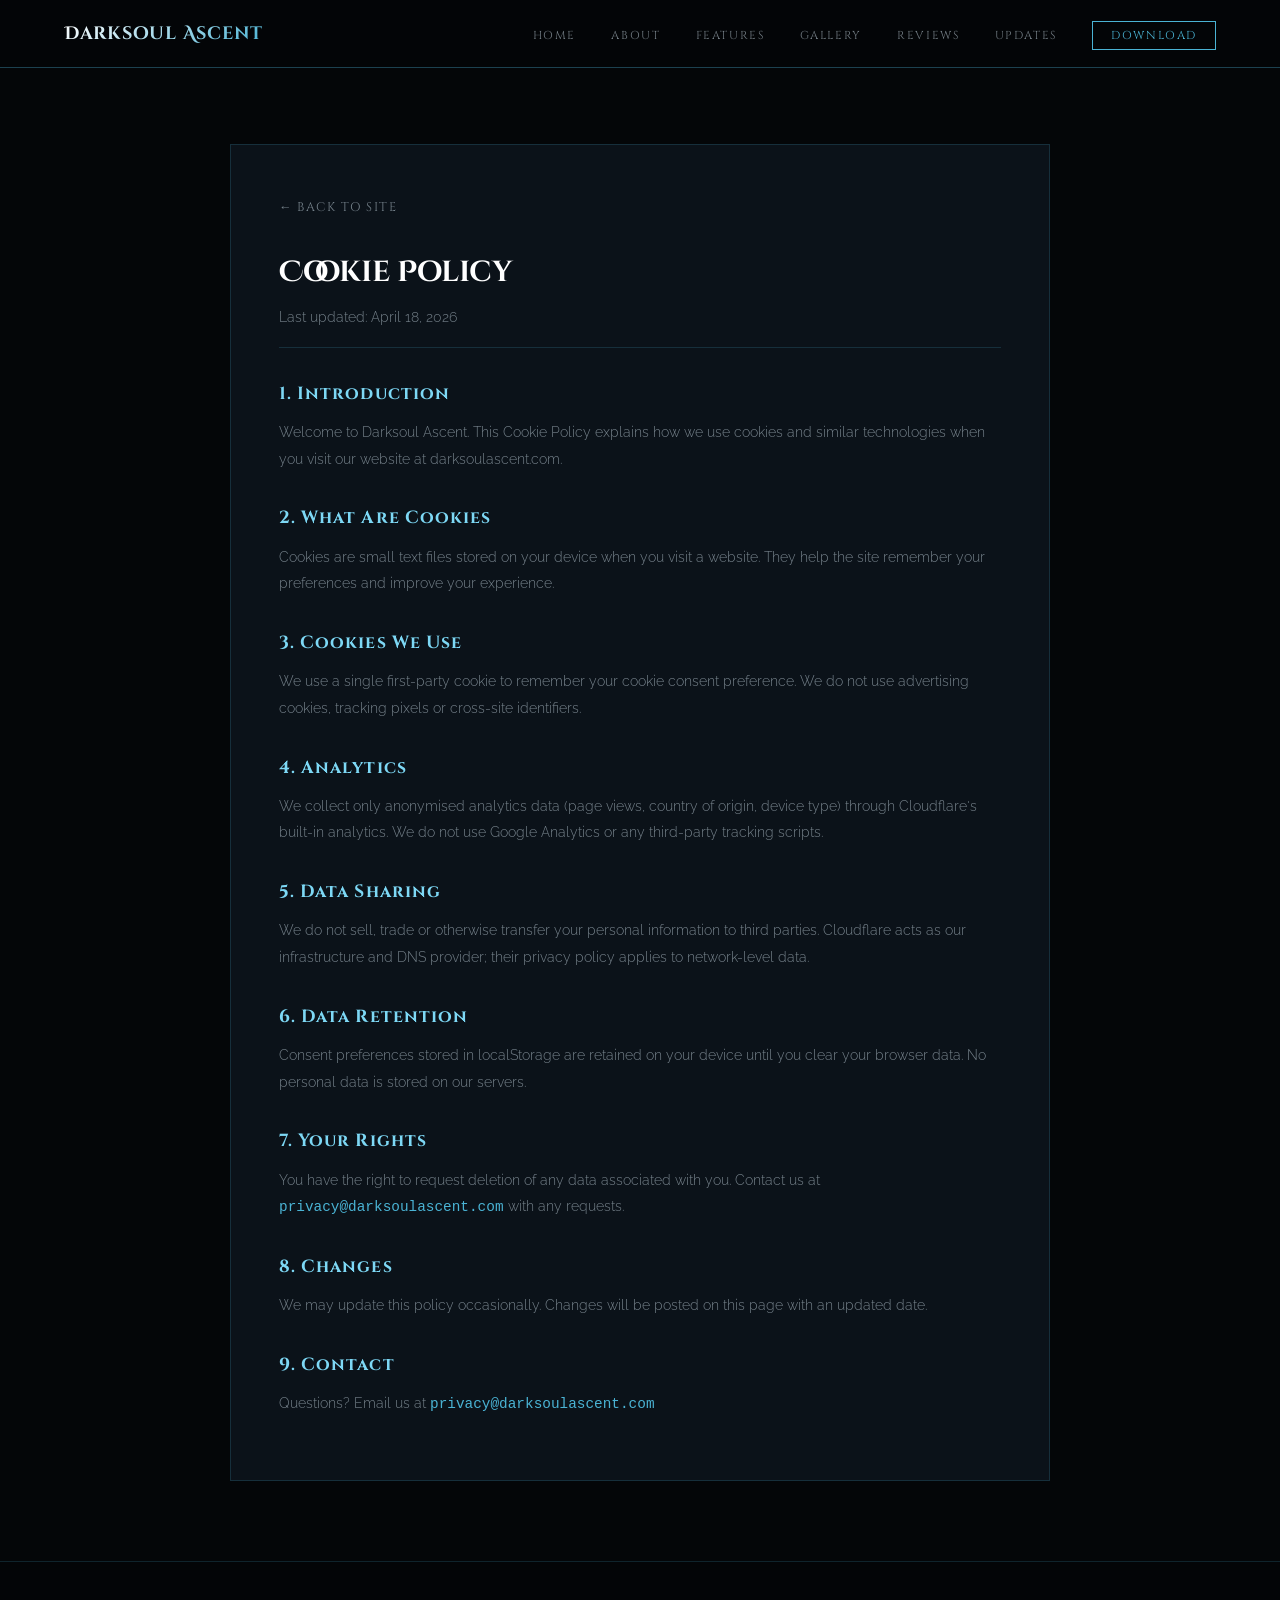
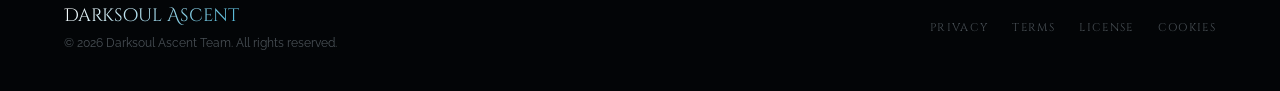
<file: cookie-policy.html>
<!DOCTYPE html>
<html lang="en">
<head>
    <meta charset="UTF-8">
    <meta name="viewport" content="width=device-width, initial-scale=1.0">
    <title>Cookie Policy – Darksoul Ascent</title>
    <link rel="preconnect" href="https://fonts.googleapis.com">
    <link href="https://fonts.googleapis.com/css2?family=Cinzel+Decorative:wght@700&family=Cinzel:wght@400;600&family=Raleway:wght@300;400&display=swap" rel="stylesheet">
    <link rel="stylesheet" href="style.css">
    <style>
        .legal-page { min-height: 80vh; padding: 9rem 5% 5rem; }
        .legal-box { max-width: 820px; margin: 0 auto; background: var(--c-card); border: 1px solid var(--c-border); padding: 3rem; }
        .legal-box h1 { font-family:'Cinzel Decorative',serif; font-size:1.8rem; color:#fff; margin-bottom:.5rem; }
        .legal-date { font-size:.78rem; color:var(--c-dimmer); margin-bottom:2.5rem; padding-bottom:1rem; border-bottom:1px solid var(--c-border); }
        .legal-box h2 { font-family:'Cinzel',serif; font-size:1.1rem; color:var(--c-blue-bright); margin:2rem 0 .7rem; letter-spacing:.06em; }
        .legal-box p { font-size:.9rem; color:var(--c-dim); line-height:1.85; margin-bottom:.9rem; font-weight:300; }
        .back-link { display:inline-flex; align-items:center; gap:.5rem; margin-bottom:2rem; font-family:'Cinzel',serif; font-size:.78rem; letter-spacing:.12em; text-transform:uppercase; color:var(--c-dim); text-decoration:none; transition:color .25s; }
        .back-link:hover { color:var(--c-blue); }
    </style>
</head>
<body>
<div id="main-site" style="opacity:1;pointer-events:auto;">
<header id="main-header" class="scrolled">
    <nav>
        <a class="nav-logo" href="index.html">Darksoul Ascent</a>
        <ul class="nav-links" id="nav-links">
            <li><a href="index.html#home">Home</a></li>
            <li><a href="index.html#about">About</a></li>
            <li><a href="index.html#features">Features</a></li>
            <li><a href="index.html#gallery">Gallery</a></li>
            <li><a href="index.html#reviews">Reviews</a></li>
            <li><a href="index.html#changelog">Updates</a></li>
            <li><a href="https://example.com/download" class="nav-download">Download</a></li>
        </ul>
        <button class="burger" id="burger" aria-label="Menu"><span></span><span></span><span></span></button>
    </nav>
</header>
<main>
<section class="legal-page">
    <div class="container">
        <div class="legal-box">
            <a href="index.html" class="back-link">&#8592; Back to Site</a>
            <h1>Cookie Policy</h1>
            <p class="legal-date">Last updated: April 18, 2026</p>
            <h2>1. Introduction</h2>
            <p>Welcome to Darksoul Ascent. This Cookie Policy explains how we use cookies and similar technologies when you visit our website at darksoulascent.com.</p>
            <h2>2. What Are Cookies</h2>
            <p>Cookies are small text files stored on your device when you visit a website. They help the site remember your preferences and improve your experience.</p>
            <h2>3. Cookies We Use</h2>
            <p>We use a single first-party cookie to remember your cookie consent preference. We do not use advertising cookies, tracking pixels or cross-site identifiers.</p>
            <h2>4. Analytics</h2>
            <p>We collect only anonymised analytics data (page views, country of origin, device type) through Cloudflare's built-in analytics. We do not use Google Analytics or any third-party tracking scripts.</p>
            <h2>5. Data Sharing</h2>
            <p>We do not sell, trade or otherwise transfer your personal information to third parties. Cloudflare acts as our infrastructure and DNS provider; their privacy policy applies to network-level data.</p>
            <h2>6. Data Retention</h2>
            <p>Consent preferences stored in localStorage are retained on your device until you clear your browser data. No personal data is stored on our servers.</p>
            <h2>7. Your Rights</h2>
            <p>You have the right to request deletion of any data associated with you. Contact us at <span style="font-family:monospace;color:var(--c-blue);">privacy@darksoulascent.com</span> with any requests.</p>
            <h2>8. Changes</h2>
            <p>We may update this policy occasionally. Changes will be posted on this page with an updated date.</p>
            <h2>9. Contact</h2>
            <p>Questions? Email us at <span style="font-family:monospace;color:var(--c-blue);">privacy@darksoulascent.com</span></p>
        </div>
    </div>
</section>
</main>
<footer>
    <div class="footer-inner">
        <div class="footer-logo"><span>Darksoul Ascent</span><p>&copy; 2026 Darksoul Ascent Team. All rights reserved.</p></div>
        <div class="footer-links">
            <a href="privacy-policy.html">Privacy</a>
            <a href="terms-of-service.html">Terms</a>
            <a href="license-agreement.html">License</a>
            <a href="cookie-policy.html">Cookies</a>
        </div>
    </div>
</footer>
</div>
<script>document.getElementById('burger').addEventListener('click',function(){this.classList.toggle('open');document.getElementById('nav-links').classList.toggle('open');});</script>
</body>
</html>
</file>
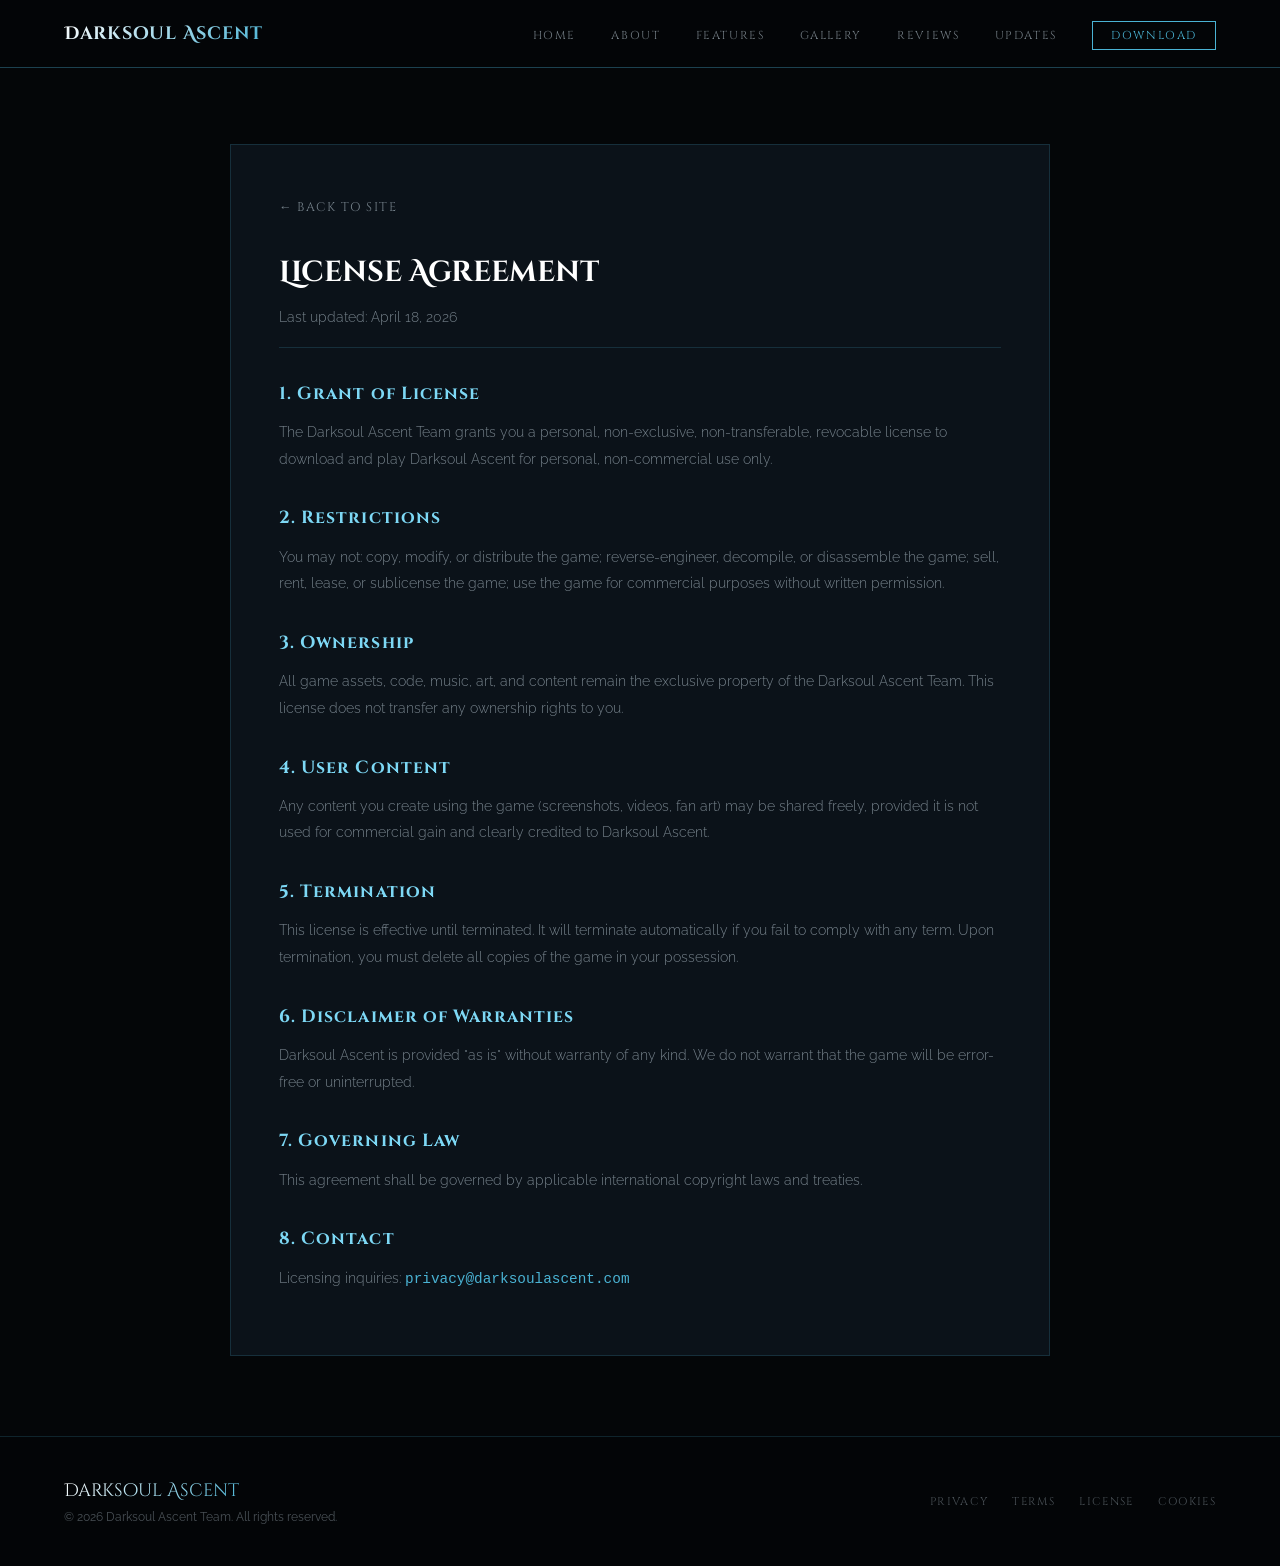
<file: license-agreement.html>
<!DOCTYPE html>
<html lang="en">
<head>
    <meta charset="UTF-8">
    <meta name="viewport" content="width=device-width, initial-scale=1.0">
    <title>License Agreement – Darksoul Ascent</title>
    <link rel="preconnect" href="https://fonts.googleapis.com">
    <link href="https://fonts.googleapis.com/css2?family=Cinzel+Decorative:wght@700&family=Cinzel:wght@400;600&family=Raleway:wght@300;400&display=swap" rel="stylesheet">
    <link rel="stylesheet" href="style.css">
    <style>
        .legal-page { min-height: 80vh; padding: 9rem 5% 5rem; }
        .legal-box { max-width: 820px; margin: 0 auto; background: var(--c-card); border: 1px solid var(--c-border); padding: 3rem; }
        .legal-box h1 { font-family:'Cinzel Decorative',serif; font-size:1.8rem; color:#fff; margin-bottom:.5rem; }
        .legal-date { font-size:.78rem; color:var(--c-dimmer); margin-bottom:2.5rem; padding-bottom:1rem; border-bottom:1px solid var(--c-border); }
        .legal-box h2 { font-family:'Cinzel',serif; font-size:1.1rem; color:var(--c-blue-bright); margin:2rem 0 .7rem; letter-spacing:.06em; }
        .legal-box p { font-size:.9rem; color:var(--c-dim); line-height:1.85; margin-bottom:.9rem; font-weight:300; }
        .back-link { display:inline-flex; align-items:center; gap:.5rem; margin-bottom:2rem; font-family:'Cinzel',serif; font-size:.78rem; letter-spacing:.12em; text-transform:uppercase; color:var(--c-dim); text-decoration:none; transition:color .25s; }
        .back-link:hover { color:var(--c-blue); }
    </style>
</head>
<body>
<div id="main-site" style="opacity:1;pointer-events:auto;">
<header id="main-header" class="scrolled">
    <nav>
        <a class="nav-logo" href="index.html">Darksoul Ascent</a>
        <ul class="nav-links" id="nav-links">
            <li><a href="index.html#home">Home</a></li>
            <li><a href="index.html#about">About</a></li>
            <li><a href="index.html#features">Features</a></li>
            <li><a href="index.html#gallery">Gallery</a></li>
            <li><a href="index.html#reviews">Reviews</a></li>
            <li><a href="index.html#changelog">Updates</a></li>
            <li><a href="https://example.com/download" class="nav-download">Download</a></li>
        </ul>
        <button class="burger" id="burger" aria-label="Menu"><span></span><span></span><span></span></button>
    </nav>
</header>
<main>
<section class="legal-page">
    <div class="container">
        <div class="legal-box">
            <a href="index.html" class="back-link">&#8592; Back to Site</a>
            <h1>License Agreement</h1>
            <p class="legal-date">Last updated: April 18, 2026</p>
            <h2>1. Grant of License</h2>
            <p>The Darksoul Ascent Team grants you a personal, non-exclusive, non-transferable, revocable license to download and play Darksoul Ascent for personal, non-commercial use only.</p>
            <h2>2. Restrictions</h2>
            <p>You may not: copy, modify, or distribute the game; reverse-engineer, decompile, or disassemble the game; sell, rent, lease, or sublicense the game; use the game for commercial purposes without written permission.</p>
            <h2>3. Ownership</h2>
            <p>All game assets, code, music, art, and content remain the exclusive property of the Darksoul Ascent Team. This license does not transfer any ownership rights to you.</p>
            <h2>4. User Content</h2>
            <p>Any content you create using the game (screenshots, videos, fan art) may be shared freely, provided it is not used for commercial gain and clearly credited to Darksoul Ascent.</p>
            <h2>5. Termination</h2>
            <p>This license is effective until terminated. It will terminate automatically if you fail to comply with any term. Upon termination, you must delete all copies of the game in your possession.</p>
            <h2>6. Disclaimer of Warranties</h2>
            <p>Darksoul Ascent is provided "as is" without warranty of any kind. We do not warrant that the game will be error-free or uninterrupted.</p>
            <h2>7. Governing Law</h2>
            <p>This agreement shall be governed by applicable international copyright laws and treaties.</p>
            <h2>8. Contact</h2>
            <p>Licensing inquiries: <span style="font-family:monospace;color:var(--c-blue);">privacy@darksoulascent.com</span></p>
        </div>
    </div>
</section>
</main>
<footer>
    <div class="footer-inner">
        <div class="footer-logo"><span>Darksoul Ascent</span><p>&copy; 2026 Darksoul Ascent Team. All rights reserved.</p></div>
        <div class="footer-links">
            <a href="privacy-policy.html">Privacy</a>
            <a href="terms-of-service.html">Terms</a>
            <a href="license-agreement.html">License</a>
            <a href="cookie-policy.html">Cookies</a>
        </div>
    </div>
</footer>
</div>
<script>document.getElementById('burger').addEventListener('click',function(){this.classList.toggle('open');document.getElementById('nav-links').classList.toggle('open');});</script>
</body>
</html>
</file>
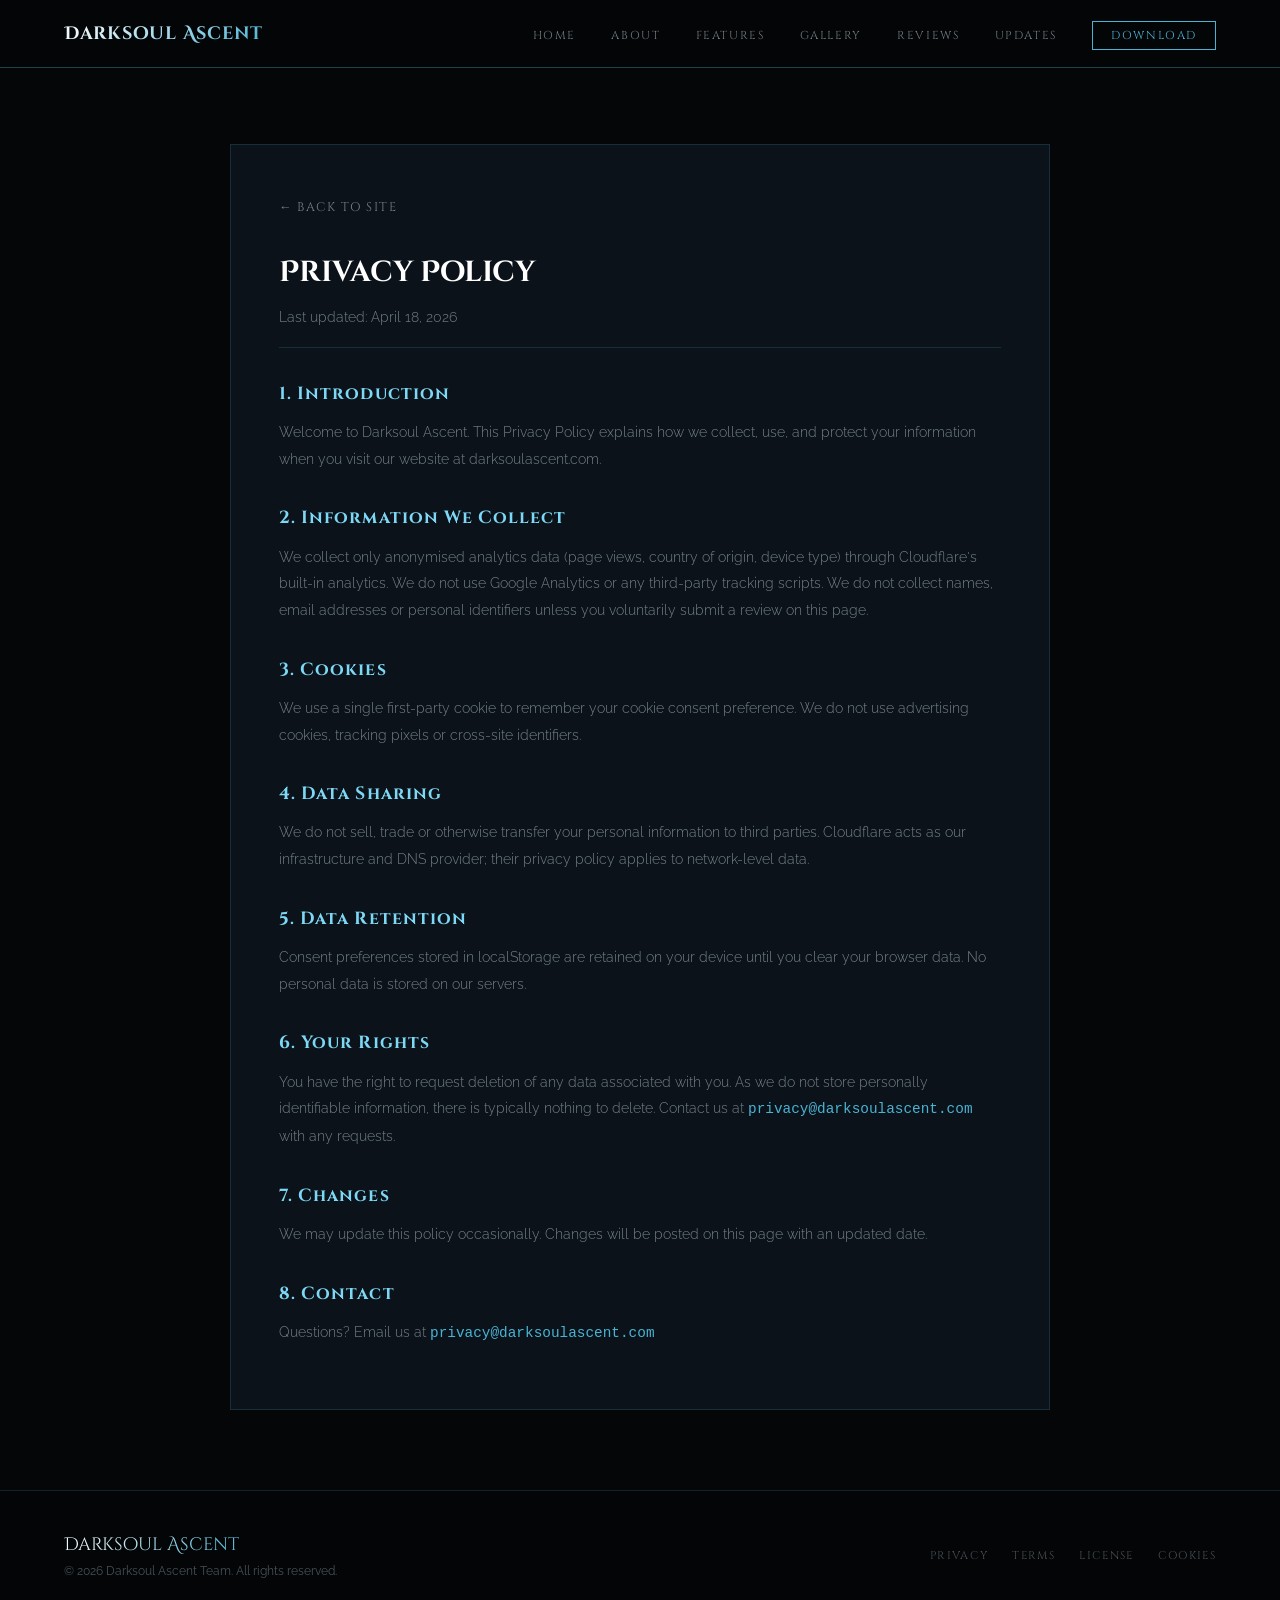
<file: privacy-policy.html>
<!DOCTYPE html>
<html lang="en">
<head>
    <meta charset="UTF-8">
    <meta name="viewport" content="width=device-width, initial-scale=1.0">
    <title>Privacy Policy – Darksoul Ascent</title>
    <link rel="preconnect" href="https://fonts.googleapis.com">
    <link href="https://fonts.googleapis.com/css2?family=Cinzel+Decorative:wght@700&family=Cinzel:wght@400;600&family=Raleway:wght@300;400&display=swap" rel="stylesheet">
    <link rel="stylesheet" href="style.css">
    <style>
        .legal-page { min-height: 80vh; padding: 9rem 5% 5rem; }
        .legal-box { max-width: 820px; margin: 0 auto; background: var(--c-card); border: 1px solid var(--c-border); padding: 3rem; }
        .legal-box h1 { font-family:'Cinzel Decorative',serif; font-size:1.8rem; color:#fff; margin-bottom:.5rem; }
        .legal-date { font-size:.78rem; color:var(--c-dimmer); margin-bottom:2.5rem; padding-bottom:1rem; border-bottom:1px solid var(--c-border); }
        .legal-box h2 { font-family:'Cinzel',serif; font-size:1.1rem; color:var(--c-blue-bright); margin:2rem 0 .7rem; letter-spacing:.06em; }
        .legal-box p { font-size:.9rem; color:var(--c-dim); line-height:1.85; margin-bottom:.9rem; font-weight:300; }
        .back-link { display:inline-flex; align-items:center; gap:.5rem; margin-bottom:2rem; font-family:'Cinzel',serif; font-size:.78rem; letter-spacing:.12em; text-transform:uppercase; color:var(--c-dim); text-decoration:none; transition:color .25s; }
        .back-link:hover { color:var(--c-blue); }
    </style>
</head>
<body>
<div id="main-site" style="opacity:1;pointer-events:auto;">
<header id="main-header" class="scrolled">
    <nav>
        <a class="nav-logo" href="index.html">Darksoul Ascent</a>
        <ul class="nav-links" id="nav-links">
            <li><a href="index.html#home">Home</a></li>
            <li><a href="index.html#about">About</a></li>
            <li><a href="index.html#features">Features</a></li>
            <li><a href="index.html#gallery">Gallery</a></li>
            <li><a href="index.html#reviews">Reviews</a></li>
            <li><a href="index.html#changelog">Updates</a></li>
            <li><a href="https://example.com/download" class="nav-download">Download</a></li>
        </ul>
        <button class="burger" id="burger" aria-label="Menu"><span></span><span></span><span></span></button>
    </nav>
</header>
<main>
<section class="legal-page">
    <div class="container">
        <div class="legal-box">
            <a href="index.html" class="back-link">&#8592; Back to Site</a>
            <h1>Privacy Policy</h1>
            <p class="legal-date">Last updated: April 18, 2026</p>
            <h2>1. Introduction</h2>
            <p>Welcome to Darksoul Ascent. This Privacy Policy explains how we collect, use, and protect your information when you visit our website at darksoulascent.com.</p>
            <h2>2. Information We Collect</h2>
            <p>We collect only anonymised analytics data (page views, country of origin, device type) through Cloudflare's built-in analytics. We do not use Google Analytics or any third-party tracking scripts. We do not collect names, email addresses or personal identifiers unless you voluntarily submit a review on this page.</p>
            <h2>3. Cookies</h2>
            <p>We use a single first-party cookie to remember your cookie consent preference. We do not use advertising cookies, tracking pixels or cross-site identifiers.</p>
            <h2>4. Data Sharing</h2>
            <p>We do not sell, trade or otherwise transfer your personal information to third parties. Cloudflare acts as our infrastructure and DNS provider; their privacy policy applies to network-level data.</p>
            <h2>5. Data Retention</h2>
            <p>Consent preferences stored in localStorage are retained on your device until you clear your browser data. No personal data is stored on our servers.</p>
            <h2>6. Your Rights</h2>
            <p>You have the right to request deletion of any data associated with you. As we do not store personally identifiable information, there is typically nothing to delete. Contact us at <span style="font-family:monospace;color:var(--c-blue);">privacy@darksoulascent.com</span> with any requests.</p>
            <h2>7. Changes</h2>
            <p>We may update this policy occasionally. Changes will be posted on this page with an updated date.</p>
            <h2>8. Contact</h2>
            <p>Questions? Email us at <span style="font-family:monospace;color:var(--c-blue);">privacy@darksoulascent.com</span></p>
        </div>
    </div>
</section>
</main>
<footer>
    <div class="footer-inner">
        <div class="footer-logo"><span>Darksoul Ascent</span><p>&copy; 2026 Darksoul Ascent Team. All rights reserved.</p></div>
        <div class="footer-links">
            <a href="privacy-policy.html">Privacy</a>
            <a href="terms-of-service.html">Terms</a>
            <a href="license-agreement.html">License</a>
            <a href="cookie-policy.html">Cookies</a>
        </div>
    </div>
</footer>
</div>
<script>document.getElementById('burger').addEventListener('click',function(){this.classList.toggle('open');document.getElementById('nav-links').classList.toggle('open');});</script>
</body>
</html>
</file>
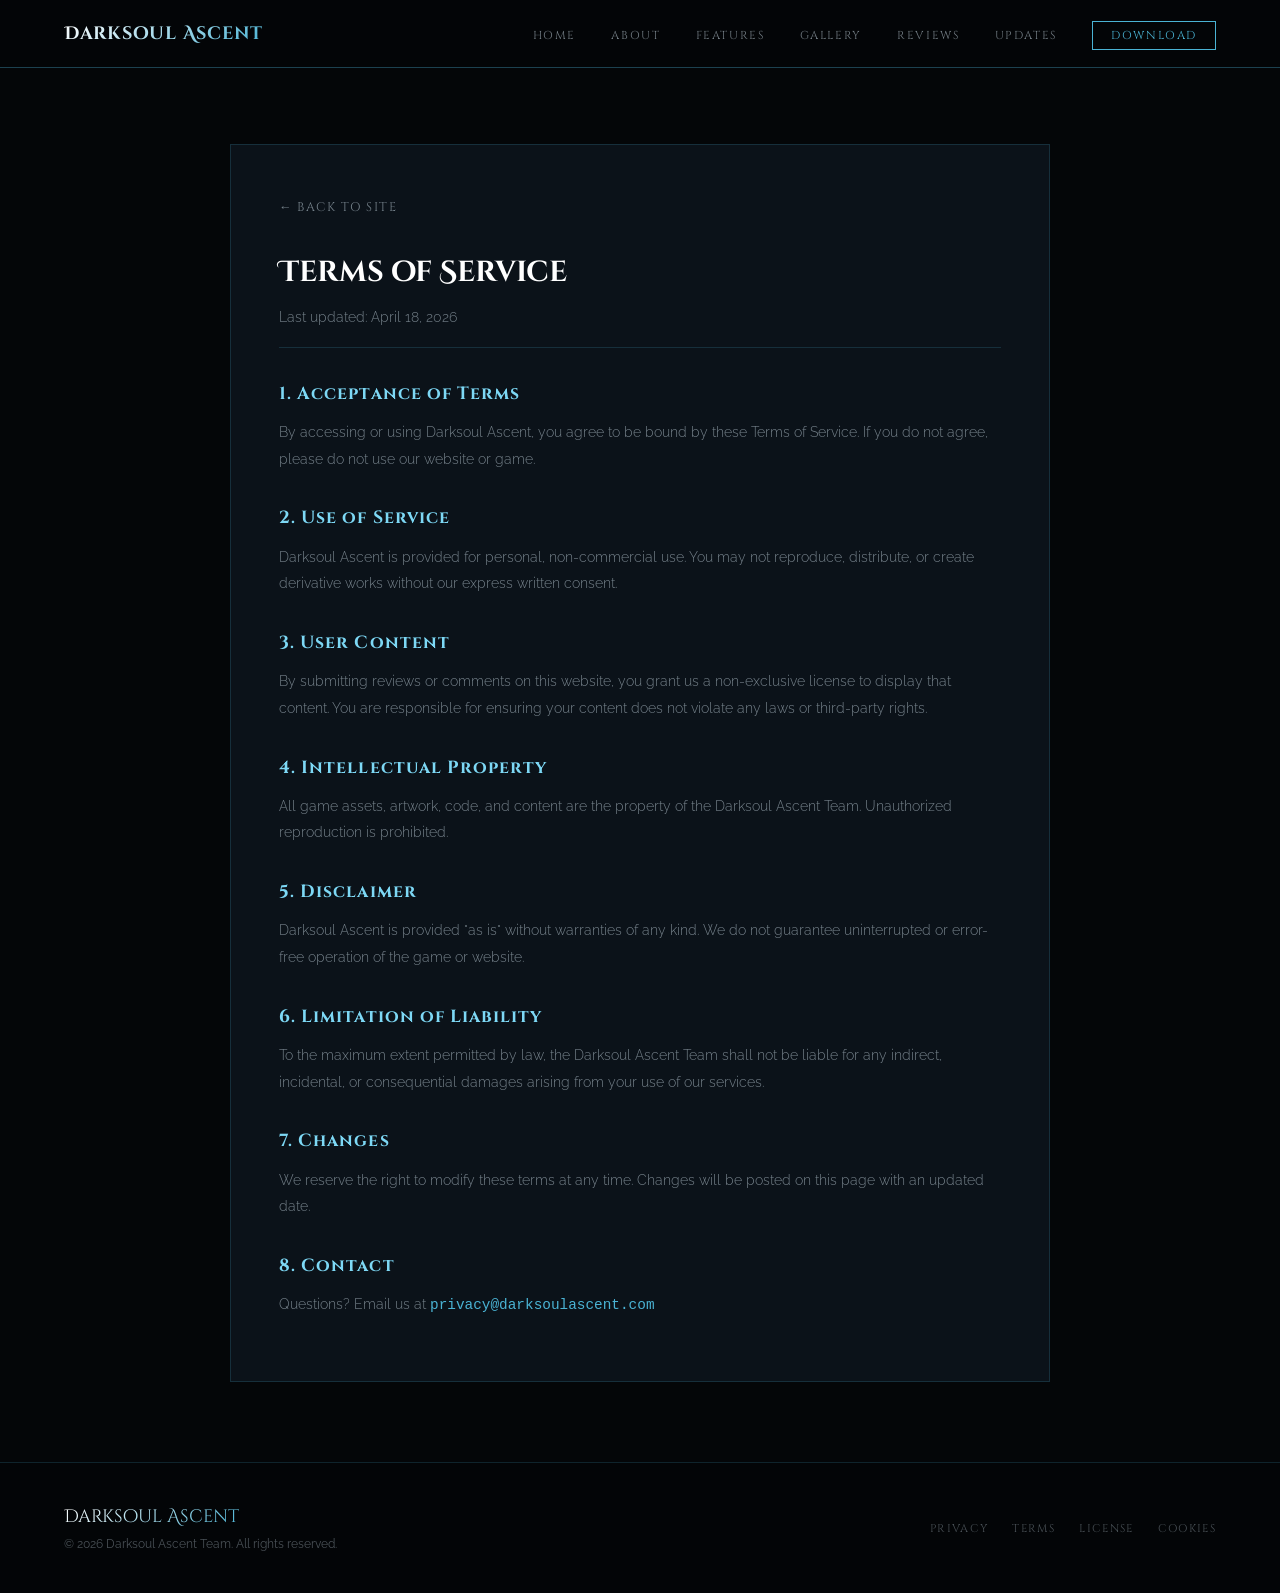
<file: terms-of-service.html>
<!DOCTYPE html>
<html lang="en">
<head>
    <meta charset="UTF-8">
    <meta name="viewport" content="width=device-width, initial-scale=1.0">
    <title>Terms of Service – Darksoul Ascent</title>
    <link rel="preconnect" href="https://fonts.googleapis.com">
    <link href="https://fonts.googleapis.com/css2?family=Cinzel+Decorative:wght@700&family=Cinzel:wght@400;600&family=Raleway:wght@300;400&display=swap" rel="stylesheet">
    <link rel="stylesheet" href="style.css">
    <style>
        .legal-page { min-height: 80vh; padding: 9rem 5% 5rem; }
        .legal-box { max-width: 820px; margin: 0 auto; background: var(--c-card); border: 1px solid var(--c-border); padding: 3rem; }
        .legal-box h1 { font-family:'Cinzel Decorative',serif; font-size:1.8rem; color:#fff; margin-bottom:.5rem; }
        .legal-date { font-size:.78rem; color:var(--c-dimmer); margin-bottom:2.5rem; padding-bottom:1rem; border-bottom:1px solid var(--c-border); }
        .legal-box h2 { font-family:'Cinzel',serif; font-size:1.1rem; color:var(--c-blue-bright); margin:2rem 0 .7rem; letter-spacing:.06em; }
        .legal-box p { font-size:.9rem; color:var(--c-dim); line-height:1.85; margin-bottom:.9rem; font-weight:300; }
        .back-link { display:inline-flex; align-items:center; gap:.5rem; margin-bottom:2rem; font-family:'Cinzel',serif; font-size:.78rem; letter-spacing:.12em; text-transform:uppercase; color:var(--c-dim); text-decoration:none; transition:color .25s; }
        .back-link:hover { color:var(--c-blue); }
    </style>
</head>
<body>
<div id="main-site" style="opacity:1;pointer-events:auto;">
<header id="main-header" class="scrolled">
    <nav>
        <a class="nav-logo" href="index.html">Darksoul Ascent</a>
        <ul class="nav-links" id="nav-links">
            <li><a href="index.html#home">Home</a></li>
            <li><a href="index.html#about">About</a></li>
            <li><a href="index.html#features">Features</a></li>
            <li><a href="index.html#gallery">Gallery</a></li>
            <li><a href="index.html#reviews">Reviews</a></li>
            <li><a href="index.html#changelog">Updates</a></li>
            <li><a href="https://example.com/download" class="nav-download">Download</a></li>
        </ul>
        <button class="burger" id="burger" aria-label="Menu"><span></span><span></span><span></span></button>
    </nav>
</header>
<main>
<section class="legal-page">
    <div class="container">
        <div class="legal-box">
            <a href="index.html" class="back-link">&#8592; Back to Site</a>
            <h1>Terms of Service</h1>
            <p class="legal-date">Last updated: April 18, 2026</p>
            <h2>1. Acceptance of Terms</h2>
            <p>By accessing or using Darksoul Ascent, you agree to be bound by these Terms of Service. If you do not agree, please do not use our website or game.</p>
            <h2>2. Use of Service</h2>
            <p>Darksoul Ascent is provided for personal, non-commercial use. You may not reproduce, distribute, or create derivative works without our express written consent.</p>
            <h2>3. User Content</h2>
            <p>By submitting reviews or comments on this website, you grant us a non-exclusive license to display that content. You are responsible for ensuring your content does not violate any laws or third-party rights.</p>
            <h2>4. Intellectual Property</h2>
            <p>All game assets, artwork, code, and content are the property of the Darksoul Ascent Team. Unauthorized reproduction is prohibited.</p>
            <h2>5. Disclaimer</h2>
            <p>Darksoul Ascent is provided "as is" without warranties of any kind. We do not guarantee uninterrupted or error-free operation of the game or website.</p>
            <h2>6. Limitation of Liability</h2>
            <p>To the maximum extent permitted by law, the Darksoul Ascent Team shall not be liable for any indirect, incidental, or consequential damages arising from your use of our services.</p>
            <h2>7. Changes</h2>
            <p>We reserve the right to modify these terms at any time. Changes will be posted on this page with an updated date.</p>
            <h2>8. Contact</h2>
            <p>Questions? Email us at <span style="font-family:monospace;color:var(--c-blue);">privacy@darksoulascent.com</span></p>
        </div>
    </div>
</section>
</main>
<footer>
    <div class="footer-inner">
        <div class="footer-logo"><span>Darksoul Ascent</span><p>&copy; 2026 Darksoul Ascent Team. All rights reserved.</p></div>
        <div class="footer-links">
            <a href="privacy-policy.html">Privacy</a>
            <a href="terms-of-service.html">Terms</a>
            <a href="license-agreement.html">License</a>
            <a href="cookie-policy.html">Cookies</a>
        </div>
    </div>
</footer>
</div>
<script>document.getElementById('burger').addEventListener('click',function(){this.classList.toggle('open');document.getElementById('nav-links').classList.toggle('open');});</script>
</body>
</html>
</file>
<file: style.css>
/* ============================================================
   DARKSOUL ASCENT — style.css
   Production-ready, fully responsive
   ============================================================ */

/* ── FONTS & ROOT ─────────────────────────────────────────── */
:root {
    --c-black:        #040608;
    --c-deep:         #080d14;
    --c-dark:         #0e1520;
    --c-card:         #0b1219;
    --c-blue:         #4ab3d4;
    --c-blue-bright:  #7dd8f5;
    --c-blue-glow:    rgba(74, 179, 212, 0.25);
    --c-blue-faint:   rgba(74, 179, 212, 0.06);
    --c-fire:         #e8640a;
    --c-fire-dim:     rgba(232, 100, 10, 0.35);
    --c-white:        #ccdde8;
    --c-dim:          rgba(204, 221, 232, 0.55);
    --c-dimmer:       rgba(204, 221, 232, 0.35);
    --c-border:       rgba(74, 179, 212, 0.18);
    --c-border-mid:   rgba(74, 179, 212, 0.35);
    --c-border-hi:    rgba(74, 179, 212, 0.6);
}

*,
*::before,
*::after { margin: 0; padding: 0; box-sizing: border-box; }

html { scroll-behavior: smooth; }

body {
    font-family: 'Raleway', sans-serif;
    background: var(--c-black);
    color: var(--c-white);
    overflow-x: hidden;
    line-height: 1.6;
}

img { max-width: 100%; height: auto; display: block; }
a   { text-decoration: none; color: inherit; }
ul  { list-style: none; }
button { font-family: inherit; cursor: pointer; }

/* ── SCROLLBAR ────────────────────────────────────────────── */
::-webkit-scrollbar              { width: 5px; }
::-webkit-scrollbar-track        { background: var(--c-deep); }
::-webkit-scrollbar-thumb        { background: var(--c-blue); border-radius: 3px; }
::-webkit-scrollbar-thumb:hover  { background: var(--c-blue-bright); }

/* ── SCROLL PROGRESS ──────────────────────────────────────── */
#scroll-progress {
    position: fixed; top: 0; left: 0; height: 2px;
    background: linear-gradient(90deg, var(--c-blue), var(--c-fire));
    z-index: 1002; width: 0%;
    box-shadow: 0 0 8px var(--c-blue);
    transition: width 0.08s linear;
    pointer-events: none;
}

/* ────────────────────────────────────────────────────────────
   INTRO SCREEN
   ─────────────────────────────────────────────────────────── */
#intro-screen {
    position: fixed; inset: 0; z-index: 99999;
    background: #000;
    display: flex; align-items: center; justify-content: center;
    overflow: hidden;
}

.intro-bg {
    position: absolute; inset: 0;
    background: radial-gradient(ellipse at center, #071020 0%, #000 70%);
}

.intro-scanlines {
    position: absolute; inset: 0;
    background: repeating-linear-gradient(0deg,
        transparent,          transparent 2px,
        rgba(0,0,0,0.12) 2px, rgba(0,0,0,0.12) 4px);
    z-index: 2; pointer-events: none;
}

#intro-canvas {
    position: absolute; inset: 0;
    width: 100%; height: 100%;
    z-index: 1;
}

.intro-logo-wrap {
    position: relative; z-index: 3;
    text-align: center;
    display: flex; flex-direction: column;
    align-items: center; gap: 1.8rem;
}

.intro-border-frame {
    border: 1px solid var(--c-border-mid);
    padding: 2.5rem 4rem;
    position: relative;
    box-shadow: 0 0 50px rgba(74,179,212,0.15), inset 0 0 50px rgba(74,179,212,0.04);
    animation: framePulse 2.5s ease-in-out infinite;
}
.intro-border-frame::before,
.intro-border-frame::after {
    content: '◈';
    position: absolute;
    color: var(--c-blue);
    font-size: 0.9rem;
    top: -0.65rem;
}
.intro-border-frame::before { left: 1rem; }
.intro-border-frame::after  { right: 1rem; }

@keyframes framePulse {
    0%,100% { box-shadow: 0 0 30px rgba(74,179,212,0.1), inset 0 0 30px rgba(74,179,212,0.03); }
    50%      { box-shadow: 0 0 70px rgba(74,179,212,0.25), inset 0 0 70px rgba(74,179,212,0.07); }
}

.intro-title {
    font-family: 'Cinzel Decorative', serif;
    font-size: clamp(2rem, 6vw, 4.2rem);
    font-weight: 900;
    letter-spacing: 0.15em;
    line-height: 1.15;
    background: linear-gradient(170deg, #ffffff 0%, var(--c-blue-bright) 45%, var(--c-blue) 100%);
    -webkit-background-clip: text; background-clip: text; color: transparent;
    margin: 0;
    animation: titlePulse 3.5s ease-in-out infinite;
}
@keyframes titlePulse {
    0%,100% { filter: drop-shadow(0 0 12px rgba(74,179,212,0.25)); }
    50%      { filter: drop-shadow(0 0 28px rgba(74,179,212,0.55)); }
}

.intro-sub {
    font-family: 'Cinzel', serif;
    font-size: clamp(0.65rem, 1.8vw, 0.9rem);
    letter-spacing: 0.45em;
    color: var(--c-dim);
    text-transform: uppercase;
    margin-top: 0.5rem;
}

.intro-progress-wrap { width: 280px; text-align: center; }

.intro-bar-track {
    width: 100%; height: 2px;
    background: rgba(74,179,212,0.12);
    border-radius: 1px; overflow: hidden;
    margin-bottom: 0.6rem;
}
#intro-bar-fill {
    height: 100%; width: 0%;
    background: linear-gradient(90deg, var(--c-blue), var(--c-blue-bright));
    box-shadow: 0 0 8px var(--c-blue);
    transition: width 0.1s linear;
}
#intro-bar-text {
    font-family: 'Cinzel', serif;
    font-size: 0.72rem; letter-spacing: 0.2em;
    color: var(--c-dimmer); text-transform: uppercase;
}

#intro-skip {
    background: transparent;
    border: 1px solid var(--c-border);
    color: var(--c-dimmer);
    padding: 7px 22px;
    font-family: 'Cinzel', serif;
    font-size: 0.72rem; letter-spacing: 0.15em;
    text-transform: uppercase;
    transition: all 0.3s;
}
#intro-skip:hover { border-color: var(--c-blue); color: var(--c-blue); }

/* ────────────────────────────────────────────────────────────
   COOKIE BANNER
   ─────────────────────────────────────────────────────────── */
#cookie-banner {
    position: fixed; bottom: 0; left: 0; right: 0;
    z-index: 9000;
    background: rgba(4,6,8,0.96);
    border-top: 1px solid var(--c-border);
    transform: translateY(100%);
    transition: transform 0.45s cubic-bezier(0.22,1,0.36,1);
    backdrop-filter: blur(12px);
}
#cookie-banner.show { transform: translateY(0); }

.cookie-inner {
    max-width: 1100px; margin: 0 auto;
    padding: 1rem 2rem;
    display: flex; align-items: center; gap: 1rem; flex-wrap: wrap;
}
.cookie-icon { font-size: 1.4rem; }
.cookie-inner p {
    flex: 1; margin: 0;
    font-size: 0.85rem; color: var(--c-dim);
    min-width: 200px;
}
.cookie-inner a { color: var(--c-blue); }
.cookie-btns  { display: flex; gap: 0.6rem; }

.cookie-btn-accept {
    background: var(--c-blue); color: #000; border: none;
    padding: 7px 22px; font-family: 'Cinzel', serif;
    font-size: 0.78rem; letter-spacing: 0.1em;
    transition: background 0.2s, transform 0.2s;
}
.cookie-btn-accept:hover { background: var(--c-blue-bright); transform: translateY(-1px); }

.cookie-btn-decline {
    background: transparent; color: var(--c-dim);
    border: 1px solid var(--c-border);
    padding: 7px 18px; font-family: 'Cinzel', serif;
    font-size: 0.78rem; letter-spacing: 0.1em;
    transition: all 0.2s;
}
.cookie-btn-decline:hover { border-color: var(--c-blue); color: var(--c-blue); }

/* ────────────────────────────────────────────────────────────
   HEADER
   ─────────────────────────────────────────────────────────── */
#main-header {
    position: fixed; top: 0; left: 0; right: 0; z-index: 1001;
    height: 68px;
    background: rgba(4,6,8,0.88);
    backdrop-filter: blur(20px);
    border-bottom: 1px solid var(--c-border);
    transition: background 0.3s, border-color 0.3s;
}
#main-header.scrolled {
    background: rgba(4,6,8,0.98);
    border-color: var(--c-border-mid);
}

nav {
    max-width: 1400px; margin: 0 auto;
    height: 100%;
    display: flex; align-items: center; justify-content: space-between;
    padding: 0 5%;
}

.nav-logo {
    font-family: 'Cinzel Decorative', serif;
    font-size: 1.15rem; font-weight: 700;
    background: linear-gradient(135deg, #fff 0%, var(--c-blue) 100%);
    -webkit-background-clip: text; background-clip: text; color: transparent;
    letter-spacing: 0.04em; white-space: nowrap;
}

.nav-links {
    display: flex; align-items: center; gap: 2.2rem;
}
.nav-links li a {
    font-family: 'Cinzel', serif;
    font-size: 0.72rem; letter-spacing: 0.14em; text-transform: uppercase;
    color: var(--c-dim);
    position: relative; padding-bottom: 3px;
    transition: color 0.25s;
}
.nav-links li a::after {
    content: '';
    position: absolute; bottom: 0; left: 0;
    width: 0; height: 1px;
    background: var(--c-blue);
    transition: width 0.3s ease;
}
.nav-links li a:hover          { color: var(--c-blue); }
.nav-links li a:hover::after   { width: 100%; }

.nav-download {
    border: 1px solid var(--c-blue) !important;
    padding: 6px 18px !important;
    color: var(--c-blue) !important;
    transition: background 0.25s, box-shadow 0.25s !important;
}
.nav-download::after { display: none !important; }
.nav-download:hover  {
    background: rgba(74,179,212,0.1) !important;
    box-shadow: 0 0 18px rgba(74,179,212,0.2) !important;
    color: var(--c-blue-bright) !important;
}

/* Burger */
.burger {
    display: none; flex-direction: column;
    gap: 5px; background: none; border: none;
    padding: 4px;
}
.burger span {
    display: block; width: 22px; height: 1px;
    background: var(--c-dim); transition: all 0.3s;
}
.burger.open span:nth-child(1) { transform: translateY(6px) rotate(45deg); }
.burger.open span:nth-child(2) { opacity: 0; }
.burger.open span:nth-child(3) { transform: translateY(-6px) rotate(-45deg); }

/* ────────────────────────────────────────────────────────────
   SCROLL REVEAL
   ─────────────────────────────────────────────────────────── */
.reveal {
    opacity: 0; transform: translateY(28px);
    transition: opacity 0.65s ease, transform 0.65s ease;
}
.reveal.visible { opacity: 1; transform: translateY(0); }

/* ────────────────────────────────────────────────────────────
   SHARED LAYOUT
   ─────────────────────────────────────────────────────────── */
section { padding: 6rem 5%; }

.container { max-width: 1400px; margin: 0 auto; }

.section-title {
    font-family: 'Cinzel Decorative', serif;
    font-size: clamp(1.5rem, 3vw, 2.3rem);
    text-align: center; color: #fff;
    margin-bottom: 0.6rem;
}

.section-underline {
    width: 70px; height: 1px;
    background: linear-gradient(90deg, transparent, var(--c-blue), transparent);
    margin: 0 auto 3.5rem;
}

/* ────────────────────────────────────────────────────────────
   HERO
   ─────────────────────────────────────────────────────────── */
.hero {
    min-height: 100vh;
    display: flex; align-items: center;
    position: relative; overflow: hidden;
    padding-top: 68px;
}

.hero-bg {
    position: absolute; inset: 0;
    background:
        radial-gradient(ellipse 70% 55% at 65% 50%, rgba(74,179,212,0.04) 0%, transparent 65%),
        radial-gradient(ellipse 45% 40% at 10% 90%, rgba(232,100,10,0.05) 0%, transparent 55%),
        var(--c-black);
}

.hero-particles { position: absolute; inset: 0; pointer-events: none; overflow: hidden; }

.hero-inner {
    display: grid; grid-template-columns: 1fr 1fr;
    gap: 4rem; align-items: center;
    min-height: calc(100vh - 68px);
    padding-top: 3rem; padding-bottom: 3rem;
}

/* Hero text */
.hero-badge {
    display: inline-flex; align-items: center; gap: 0.4rem;
    border: 1px solid var(--c-fire-dim);
    padding: 4px 14px; font-size: 0.72rem;
    letter-spacing: 0.2em; text-transform: uppercase;
    color: var(--c-fire);
    background: rgba(232,100,10,0.05);
    margin-bottom: 1.4rem;
}

.hero-title {
    font-family: 'Cinzel Decorative', serif;
    font-size: clamp(2.8rem, 5vw, 5rem);
    font-weight: 900; line-height: 1.1;
    margin-bottom: 1.2rem;
    background: linear-gradient(155deg, #ffffff 0%, var(--c-blue-bright) 45%, var(--c-blue) 100%);
    -webkit-background-clip: text; background-clip: text; color: transparent;
    animation: titleGlow 4s ease-in-out infinite;
}
@keyframes titleGlow {
    0%,100% { filter: drop-shadow(0 0 14px rgba(74,179,212,0.15)); }
    50%      { filter: drop-shadow(0 0 28px rgba(74,179,212,0.35)); }
}

.hero-desc {
    font-size: 1rem; line-height: 1.85;
    color: var(--c-dim); max-width: 460px;
    margin-bottom: 2rem; font-weight: 300;
}

.hero-stats {
    display: flex; align-items: center;
    gap: 0; margin-bottom: 2.2rem;
}
.hstat { padding: 0 1.4rem; }
.hstat:first-child { padding-left: 0; }

.hnum {
    display: block;
    font-family: 'Cinzel Decorative', serif;
    font-size: 1.9rem; color: var(--c-blue-bright);
    line-height: 1;
}
.hlab {
    display: block;
    font-size: 0.68rem; letter-spacing: 0.18em;
    text-transform: uppercase; color: var(--c-dimmer);
    margin-top: 0.25rem;
}
.hstat-div { width: 1px; height: 38px; background: var(--c-border); }

/* CTA button */
.cta-btn {
    display: inline-flex; align-items: center;
    background: transparent;
    border: 1px solid var(--c-blue);
    color: var(--c-blue);
    padding: 13px 38px;
    font-family: 'Cinzel', serif;
    font-size: 0.88rem; letter-spacing: 0.18em; text-transform: uppercase;
    position: relative; overflow: hidden;
    transition: color 0.3s, box-shadow 0.3s;
}
.cta-btn::before {
    content: '';
    position: absolute; inset: 0;
    background: var(--c-blue);
    transform: scaleX(0); transform-origin: left;
    transition: transform 0.3s ease;
}
.cta-btn span { position: relative; z-index: 1; }
.cta-btn:hover {
    color: #000;
    box-shadow: 0 0 30px rgba(74,179,212,0.35);
}
.cta-btn:hover::before { transform: scaleX(1); }

.hero-note {
    font-size: 0.76rem; color: rgba(204,221,232,0.35);
    margin-top: 0.9rem; letter-spacing: 0.04em;
}

/* Hero image */
.hero-visual {
    position: relative;
    display: flex; align-items: center; justify-content: center;
}
.hero-img-glow {
    position: absolute;
    width: 70%; height: 70%;
    background: radial-gradient(circle, rgba(74,179,212,0.08) 0%, transparent 65%);
    pointer-events: none;
}
.hero-img {
    width: 100%; max-width: 620px;
    border-radius: 2px;
    filter: drop-shadow(0 0 35px rgba(74,179,212,0.25));
    animation: heroFloat 6.5s ease-in-out infinite;
    position: relative; z-index: 1;
}
@keyframes heroFloat {
    0%,100% { transform: translateY(0); }
    50%      { transform: translateY(-14px); }
}

/* Scroll hint */
.hero-scroll-hint {
    position: absolute; bottom: 28px; left: 50%;
    transform: translateX(-50%);
    display: flex; flex-direction: column; align-items: center; gap: 6px;
    opacity: 0; animation: fadeInUp 1s ease 1.5s forwards;
}
.hero-scroll-hint span {
    font-size: 0.66rem; letter-spacing: 0.3em;
    text-transform: uppercase; color: var(--c-dimmer);
}
.scroll-arrow-line {
    width: 1px; height: 36px;
    background: linear-gradient(to bottom, var(--c-blue), transparent);
    animation: arrowPulse 2s ease-in-out infinite;
}
@keyframes arrowPulse {
    0%,100% { transform: scaleY(1); opacity: 0.7; }
    50%      { transform: scaleY(0.5); opacity: 0.3; }
}
@keyframes fadeInUp {
    to { opacity: 0.6; }
}

/* ────────────────────────────────────────────────────────────
   ABOUT
   ─────────────────────────────────────────────────────────── */
.about-section { background: var(--c-deep); }

.about-grid {
    display: grid; grid-template-columns: 1fr 1fr;
    gap: 5rem; align-items: center;
}

.about-text p {
    font-size: 0.97rem; line-height: 1.9;
    color: var(--c-dim); margin-bottom: 1.1rem;
    font-weight: 300;
}

.about-tags {
    display: flex; flex-wrap: wrap; gap: 0.5rem;
    margin-top: 1.5rem;
}
.tag {
    padding: 4px 13px;
    border: 1px solid var(--c-border);
    font-family: 'Cinzel', serif;
    font-size: 0.67rem; letter-spacing: 0.14em; text-transform: uppercase;
    color: var(--c-dimmer);
    background: var(--c-blue-faint);
    transition: border-color 0.2s, color 0.2s;
}
.tag:hover { border-color: var(--c-blue); color: var(--c-blue); }

.about-img {
    width: 100%; border-radius: 2px;
    border: 1px solid var(--c-border);
    filter: drop-shadow(0 0 18px rgba(74,179,212,0.12));
    transition: transform 0.4s, filter 0.4s;
    object-fit: cover;
}
.about-img:hover {
    transform: scale(1.02);
    filter: drop-shadow(0 0 28px rgba(74,179,212,0.25));
}

/* ────────────────────────────────────────────────────────────
   FEATURES
   ─────────────────────────────────────────────────────────── */
.features-section { background: var(--c-black); }

.features-grid {
    display: grid; grid-template-columns: repeat(5, 1fr);
    gap: 1px;
    background: var(--c-border);
    border: 1px solid var(--c-border);
}

.feat-card {
    background: var(--c-card); padding: 2.5rem 2rem;
    text-align: center; position: relative; overflow: hidden;
    transition: background 0.3s;
}
.feat-card::after {
    content: '';
    position: absolute; top: 0; left: 0; right: 0; height: 1px;
    background: linear-gradient(90deg, transparent, var(--c-blue), transparent);
    transform: scaleX(0); transition: transform 0.4s;
}
.feat-card:hover { background: rgba(74,179,212,0.04); }
.feat-card:hover::after { transform: scaleX(1); }

.feat-icon {
    font-size: 2rem; margin-bottom: 1.2rem; display: block;
    color: var(--c-blue); opacity: 0.75;
}
.feat-title {
    font-family: 'Cinzel', serif;
    font-size: 0.88rem; letter-spacing: 0.12em; text-transform: uppercase;
    color: var(--c-blue-bright); margin-bottom: 0.8rem;
}
.feat-desc {
    font-size: 0.88rem; color: var(--c-dim); line-height: 1.75; font-weight: 300;
}

/* ────────────────────────────────────────────────────────────
   GALLERY CSS — defined above
   ─────────────────────────────────────────────────────────── */

/* ────────────────────────────────────────────────────────────
   REVIEWS
   ─────────────────────────────────────────────────────────── */
.reviews-section { background: var(--c-black); }

.reviews-summary {
    display: grid; grid-template-columns: auto 1fr;
    gap: 3rem; align-items: center;
    max-width: 680px; margin: 0 auto 4rem;
    background: var(--c-card);
    border: 1px solid var(--c-border);
    padding: 2.5rem;
}
.score-box { text-align: center; }
.score-num {
    font-family: 'Cinzel Decorative', serif;
    font-size: 3.8rem; color: var(--c-blue-bright);
    line-height: 1;
}
.score-stars { color: var(--c-blue); font-size: 1rem; margin: 0.3rem 0; }
.score-count { font-size: 0.75rem; color: var(--c-dimmer); }

.score-bars { display: flex; flex-direction: column; gap: 0.6rem; }
.bar-row {
    display: grid; grid-template-columns: 36px 1fr 32px;
    gap: 0.6rem; align-items: center;
    font-size: 0.78rem; color: var(--c-dimmer);
}
.bar-track { height: 3px; background: rgba(74,179,212,0.08); border-radius: 2px; overflow: hidden; }
.bar-fill  { height: 100%; background: var(--c-blue); box-shadow: 0 0 5px var(--c-blue); }

/* Review cards grid */
.reviews-grid {
    display: grid; grid-template-columns: repeat(3, 1fr);
    gap: 1px; background: var(--c-border);
    border: 1px solid var(--c-border);
    margin-bottom: 3.5rem;
}
.review-card {
    background: var(--c-card); padding: 2rem;
    transition: background 0.3s;
}
.review-card:hover { background: rgba(74,179,212,0.03); }

.review-top { display: flex; align-items: center; gap: 0.75rem; margin-bottom: 0.9rem; }
.reviewer-avatar {
    width: 36px; height: 36px; flex-shrink: 0;
    display: flex; align-items: center; justify-content: center;
    font-family: 'Cinzel', serif; font-size: 0.95rem;
    font-weight: 700; color: #000;
    border-radius: 2px;
}
.reviewer-info { flex: 1; min-width: 0; }
.reviewer-name {
    font-family: 'Cinzel', serif; font-size: 0.82rem;
    color: var(--c-blue-bright); white-space: nowrap;
    overflow: hidden; text-overflow: ellipsis;
}
.review-stars { color: var(--c-blue); font-size: 0.72rem; }
.review-date  { font-size: 0.7rem; color: var(--c-dimmer); align-self: flex-start; white-space: nowrap; }

.review-body {
    font-size: 0.88rem; color: var(--c-dim); line-height: 1.78;
    font-style: italic; font-weight: 300;
}
.review-helpful { font-size: 0.73rem; color: rgba(204,221,232,0.28); margin-top: 1rem; }

/* Write review */
.write-review {
    max-width: 580px; margin: 0 auto;
    border: 1px solid var(--c-border); padding: 2.5rem;
    background: var(--c-card);
}
.write-review h3 {
    font-family: 'Cinzel', serif; font-size: 0.95rem;
    letter-spacing: 0.15em; text-transform: uppercase;
    color: var(--c-blue-bright); margin-bottom: 1.5rem; text-align: center;
}
.star-selector {
    display: flex; gap: 0.5rem; justify-content: center; margin-bottom: 1.4rem;
}
.star-opt {
    font-size: 1.6rem; cursor: pointer;
    color: rgba(74,179,212,0.18); transition: color 0.18s, transform 0.18s;
    user-select: none;
}
.star-opt:hover, .star-opt.active { color: var(--c-blue); }
.star-opt:hover { transform: scale(1.2); }

.write-review input,
.write-review textarea {
    width: 100%; background: rgba(4,6,8,0.7);
    border: 1px solid var(--c-border);
    color: var(--c-white);
    padding: 10px 14px; margin-bottom: 0.8rem;
    font-family: 'Raleway', sans-serif; font-size: 0.88rem;
    resize: none;
    transition: border-color 0.25s;
    outline: none;
}
.write-review input:focus,
.write-review textarea:focus { border-color: var(--c-blue); }
.write-review input::placeholder,
.write-review textarea::placeholder { color: var(--c-dimmer); }

#submit-review {
    display: block; width: 100%;
    background: transparent; border: 1px solid var(--c-blue);
    color: var(--c-blue); padding: 11px;
    font-family: 'Cinzel', serif; font-size: 0.82rem;
    letter-spacing: 0.14em; text-transform: uppercase;
    transition: all 0.3s; position: relative; overflow: hidden;
}
#submit-review::before {
    content: '';
    position: absolute; inset: 0;
    background: var(--c-blue);
    transform: scaleX(0); transform-origin: left;
    transition: transform 0.3s;
}
#submit-review span { position: relative; z-index: 1; }
#submit-review:hover { color: #000; }
#submit-review:hover::before { transform: scaleX(1); }

#review-success {
    text-align: center; margin-top: 1rem;
    font-family: 'Cinzel', serif; font-size: 0.82rem;
    letter-spacing: 0.1em; color: var(--c-blue);
}

/* ────────────────────────────────────────────────────────────
   CHANGELOG
   ─────────────────────────────────────────────────────────── */
.changelog-section { background: var(--c-deep); }

.changelog-list { display: flex; flex-direction: column; gap: 1px; }

.cl-entry {
    background: var(--c-card);
    border: 1px solid var(--c-border);
    padding: 2rem 2.5rem;
    position: relative; overflow: hidden;
    transition: border-color 0.3s;
}
.cl-entry:hover { border-color: var(--c-border-mid); }

.cl-entry.latest {
    border-color: var(--c-border-mid);
}
.cl-entry.latest::before {
    content: '';
    position: absolute; top: 0; left: 0; right: 0; height: 1px;
    background: linear-gradient(90deg, transparent, var(--c-blue), transparent);
}

.cl-badge {
    position: absolute; top: 1.8rem; right: 2rem;
    background: var(--c-blue); color: #000;
    padding: 3px 12px;
    font-family: 'Cinzel', serif; font-size: 0.68rem;
    letter-spacing: 0.15em; text-transform: uppercase;
}

.cl-version {
    font-family: 'Cinzel', serif; font-size: 1.1rem;
    color: var(--c-blue-bright); letter-spacing: 0.08em;
}
.cl-date {
    font-size: 0.78rem; color: var(--c-dimmer); margin: 0.2rem 0 0.3rem;
}
.cl-title {
    font-family: 'Cinzel', serif; font-size: 0.88rem;
    letter-spacing: 0.08em; color: var(--c-white);
    margin-bottom: 1rem;
}
.cl-items { padding-left: 1rem; }
.cl-items li {
    font-size: 0.87rem; color: var(--c-dim);
    margin-bottom: 0.38rem; font-weight: 300;
    padding-left: 0.5rem; border-left: 1px solid var(--c-border);
}

/* ────────────────────────────────────────────────────────────
   DOWNLOAD NOTIFICATION
   ─────────────────────────────────────────────────────────── */
#dl-notification {
    position: fixed; bottom: -100px; left: 50%;
    transform: translateX(-50%);
    z-index: 9100; width: min(520px, 92vw);
    background: rgba(8,13,20,0.97);
    border: 1px solid var(--c-border-mid);
    backdrop-filter: blur(14px);
    transition: bottom 0.45s cubic-bezier(0.22,1,0.36,1);
    box-shadow: 0 0 30px rgba(74,179,212,0.1);
}
#dl-notification.show { bottom: 20px; }

.dl-notif-inner {
    display: flex; align-items: center; gap: 1rem;
    padding: 1rem 1.4rem;
}
.dl-notif-icon { font-size: 1.6rem; }
.dl-notif-text { flex: 1; }
.dl-notif-text strong {
    display: block; font-family: 'Cinzel', serif;
    font-size: 0.85rem; color: var(--c-blue-bright);
    letter-spacing: 0.08em; margin-bottom: 0.15rem;
}
.dl-notif-text span { font-size: 0.8rem; color: var(--c-dim); }
.dl-notif-close {
    background: none; border: 1px solid var(--c-border);
    color: var(--c-dim); width: 28px; height: 28px;
    font-size: 1.1rem; display: flex; align-items: center;
    justify-content: center; transition: all 0.2s;
    flex-shrink: 0;
}
.dl-notif-close:hover { border-color: var(--c-blue); color: var(--c-blue); }

/* ────────────────────────────────────────────────────────────
   FOOTER
   ─────────────────────────────────────────────────────────── */
footer {
    background: rgba(4,6,8,0.99);
    border-top: 1px solid var(--c-border);
    padding: 2.5rem 5%;
}
.footer-inner {
    max-width: 1400px; margin: 0 auto;
    display: flex; align-items: center;
    justify-content: space-between; flex-wrap: wrap; gap: 1rem;
}
.footer-logo span {
    font-family: 'Cinzel Decorative', serif;
    font-size: 1.1rem;
    background: linear-gradient(135deg, #fff, var(--c-blue));
    -webkit-background-clip: text; background-clip: text; color: transparent;
}
.footer-logo p {
    font-size: 0.76rem; color: var(--c-dimmer);
    margin-top: 0.2rem;
}
.footer-links {
    display: flex; gap: 1.5rem; flex-wrap: wrap;
}
.footer-links a {
    font-family: 'Cinzel', serif; font-size: 0.7rem;
    letter-spacing: 0.12em; text-transform: uppercase;
    color: var(--c-dimmer);
    transition: color 0.25s;
}
.footer-links a:hover { color: var(--c-blue); }

/* ────────────────────────────────────────────────────────────
   SCROLL TO TOP
   ─────────────────────────────────────────────────────────── */
#scroll-top {
    position: fixed; bottom: 28px; right: 28px;
    width: 42px; height: 42px;
    background: rgba(8,13,20,0.85);
    border: 1px solid var(--c-border);
    color: var(--c-dim); font-size: 1.4rem;
    display: flex; align-items: center; justify-content: center;
    opacity: 0; visibility: hidden;
    transition: all 0.3s;
    backdrop-filter: blur(10px);
    z-index: 900;
}
#scroll-top.visible { opacity: 1; visibility: visible; }
#scroll-top:hover {
    border-color: var(--c-blue); color: var(--c-blue);
    transform: translateY(-3px);
}

/* ────────────────────────────────────────────────────────────
   RESPONSIVE — TABLET  (≤ 1024px)
   ─────────────────────────────────────────────────────────── */
@media (max-width: 1024px) {
    .hero-inner { gap: 2.5rem; }
    .hero-title { font-size: clamp(2.2rem, 5vw, 3.8rem); }
    .about-grid { gap: 3rem; }
    .gallery-grid { grid-template-columns: repeat(2, 1fr); }
}

/* ────────────────────────────────────────────────────────────
   RESPONSIVE — MOBILE  (≤ 768px)
   ─────────────────────────────────────────────────────────── */
@media (max-width: 768px) {

    /* Header */
    .burger { display: flex; }

    .nav-links {
        position: fixed; top: 68px; left: 0; right: 0;
        background: rgba(4,6,8,0.98);
        border-bottom: 1px solid var(--c-border);
        flex-direction: column; gap: 0;
        align-items: stretch; text-align: center;
        transform: translateY(-110%);
        transition: transform 0.4s cubic-bezier(0.22,1,0.36,1);
        z-index: 1000;
        padding: 1rem 0 1.5rem;
    }
    .nav-links.open { transform: translateY(0); }

    .nav-links li a {
        display: block; padding: 0.9rem 2rem;
        font-size: 0.8rem;
    }
    .nav-links li a::after { display: none; }
    .nav-download {
        margin: 0.5rem 2rem 0 !important;
        display: block; text-align: center;
    }

    /* Hero */
    .hero { padding-top: 68px; }
    .hero-inner {
        grid-template-columns: 1fr;
        text-align: center;
        min-height: auto;
        padding: 3rem 0 4rem;
    }
    .hero-visual { order: -1; }
    .hero-img { max-width: 90vw; }
    .hero-desc { max-width: 100%; }
    .hero-stats { justify-content: center; }
    .cta-btn { justify-content: center; }

    /* About */
    .about-grid { grid-template-columns: 1fr; gap: 2rem; }
    .about-text { order: 2; }
    .about-image-wrap { order: 1; }

    /* Gallery */
    .gallery-grid { grid-template-columns: 1fr; }

    /* Reviews summary */
    .reviews-summary { grid-template-columns: 1fr; text-align: center; }

    /* Changelog */
    .cl-entry { padding: 1.5rem; }
    .cl-badge  { top: 1.5rem; right: 1.5rem; }

    /* Footer */
    .footer-inner { flex-direction: column; text-align: center; }
    .footer-links { justify-content: center; }

    /* Scroll top */
    #scroll-top { bottom: 18px; right: 18px; }

    section { padding: 4rem 5%; }
}

/* ────────────────────────────────────────────────────────────
   RESPONSIVE — SMALL MOBILE  (≤ 480px)
   ─────────────────────────────────────────────────────────── */
@media (max-width: 480px) {
    .hero-stats { flex-wrap: wrap; justify-content: center; gap: 1rem; }
    .hstat-div  { display: none; }
    .reviews-summary { padding: 1.5rem; }
    .write-review    { padding: 1.5rem; }
}

/* ────────────────────────────────────────────────────────────
   SECTION SUBTITLE
   ─────────────────────────────────────────────────────────── */
.section-sub {
    text-align: center;
    font-size: .9rem;
    color: var(--c-dimmer);
    font-weight: 300;
    margin-bottom: 2.5rem;
    margin-top: -.8rem;
}

/* ────────────────────────────────────────────────────────────
   HERO — ghost button
   ─────────────────────────────────────────────────────────── */
.hero-cta-row { display: flex; gap: 1rem; flex-wrap: wrap; align-items: center; margin-bottom: .9rem; }
.cta-btn--ghost {
    background: transparent;
    border: 1px solid var(--c-border-mid);
    color: var(--c-dim);
    padding: 13px 28px;
    font-family: 'Cinzel', serif;
    font-size: .88rem; letter-spacing: .18em; text-transform: uppercase;
    transition: border-color .3s, color .3s;
    display: inline-flex; align-items: center; gap: .5rem;
}
.cta-btn--ghost:hover { border-color: var(--c-blue); color: var(--c-blue); }

/* ────────────────────────────────────────────────────────────
   TRAILER
   ─────────────────────────────────────────────────────────── */
.trailer-section { background: var(--c-black); }

.trailer-wrap {
    display: grid; grid-template-columns: 1fr 320px;
    gap: 2.5rem; align-items: center;
}

.trailer-frame {
    border: 1px solid var(--c-border);
    position: relative; overflow: hidden;
    aspect-ratio: 16/9;
    background: #000;
}

#wraith-canvas {
    width: 100%; height: 100%;
    display: block;
}

.trailer-label {
    position: absolute; bottom: 0.8rem; left: 0.8rem; z-index: 2;
    display: flex; gap: .5rem; align-items: center;
}
.trailer-tag {
    font-family: 'Cinzel', serif; font-size: .65rem;
    letter-spacing: .14em; text-transform: uppercase;
    color: var(--c-blue-bright);
    background: rgba(4,6,8,.8);
    padding: 3px 10px;
    border: 1px solid var(--c-border);
}
.trailer-duration {
    font-size: .7rem; color: var(--c-dimmer);
    background: rgba(4,6,8,.8);
    padding: 3px 10px;
    border: 1px solid var(--c-border);
}

.trailer-info-title {
    font-family: 'Cinzel Decorative', serif;
    font-size: 1.35rem; color: #fff;
    margin-bottom: .7rem; line-height: 1.2;
}
.trailer-info-desc {
    font-size: .88rem; color: var(--c-dim);
    line-height: 1.8; font-weight: 300;
    margin-bottom: 1.4rem;
}
.trailer-stats-row { display: flex; flex-direction: column; gap: .6rem; }
.ts {
    font-family: 'Cinzel', serif;
    font-size: .76rem; letter-spacing: .12em;
    color: var(--c-dimmer);
    display: flex; align-items: center; gap: .5rem;
}
.ts span { color: var(--c-blue); }


/* ────────────────────────────────────────────────────────────
   CODEX (TABS)
   ─────────────────────────────────────────────────────────── */
.codex-section { background: var(--c-deep); }

.codex-tabs {
    display: flex; gap: 0;
    border: 1px solid var(--c-border);
    max-width: 480px; margin: 0 auto 2.5rem;
    overflow: hidden;
}
.ctab {
    flex: 1; padding: 11px 10px;
    background: transparent;
    border: none;
    font-family: 'Cinzel', serif;
    font-size: .72rem; letter-spacing: .14em; text-transform: uppercase;
    color: var(--c-dimmer);
    cursor: pointer;
    transition: background .25s, color .25s;
    border-right: 1px solid var(--c-border);
}
.ctab:last-child { border-right: none; }
.ctab:hover { background: var(--c-blue-faint); color: var(--c-blue); }
.ctab.active { background: rgba(74,179,212,.1); color: var(--c-blue-bright); }

.codex-panel { display: none; }
.codex-panel.active { display: block; }

.codex-grid {
    display: grid;
    grid-template-columns: repeat(auto-fit, minmax(280px, 1fr));
    gap: 1px;
    background: var(--c-border);
    border: 1px solid var(--c-border);
}
.codex-grid--bosses {
    grid-template-columns: repeat(auto-fit, minmax(300px, 1fr));
}

.codex-card {
    background: var(--c-card);
    padding: 1.8rem;
    transition: background .3s;
    position: relative;
}
.codex-card:hover { background: rgba(74,179,212,.03); }
.codex-card--boss {
    border-top: 1px solid rgba(232,100,10,.25) !important;
}
.codex-card--boss::before {
    content: '';
    position: absolute; top: 0; left: 0; right: 0; height: 1px;
    background: linear-gradient(90deg, transparent, rgba(232,100,10,.5), transparent);
}

.codex-card-header {
    display: flex; justify-content: space-between;
    align-items: flex-start; margin-bottom: .8rem;
}
.codex-icon { font-size: 1.6rem; }
.codex-rarity {
    font-family: 'Cinzel', serif;
    font-size: .6rem; letter-spacing: .15em; text-transform: uppercase;
    padding: 3px 9px;
    border: 1px solid;
}
.codex-rarity--legend  { color: #ffd700; border-color: rgba(255,215,0,.3);  background: rgba(255,215,0,.05); }
.codex-rarity--rare    { color: #b87ab4; border-color: rgba(184,122,180,.3); background: rgba(184,122,180,.05); }
.codex-rarity--uncommon{ color: #4ab3d4; border-color: var(--c-border);      background: var(--c-blue-faint); }
.codex-rarity--common  { color: var(--c-dimmer); border-color: var(--c-border); background: transparent; }
.codex-rarity--boss    { color: #e8a44a; border-color: rgba(232,164,74,.3);  background: rgba(232,164,74,.05); }

.codex-name {
    font-family: 'Cinzel', serif;
    font-size: 1rem; color: #fff;
    margin-bottom: .2rem; letter-spacing: .06em;
}
.codex-role {
    font-size: .72rem; color: var(--c-blue);
    font-family: 'Cinzel', serif; letter-spacing: .1em;
    margin-bottom: .9rem;
}
.codex-desc {
    font-size: .84rem; color: var(--c-dim);
    line-height: 1.75; font-weight: 300;
    margin-bottom: 1.1rem;
}

.codex-stats { display: flex; flex-direction: column; gap: .45rem; margin-bottom: 1rem; }
.cstat {
    display: grid; grid-template-columns: 70px 1fr;
    gap: .5rem; align-items: center;
    font-size: .68rem; color: var(--c-dimmer);
    font-family: 'Cinzel', serif; letter-spacing: .08em;
}
.cbar {
    height: 2px; background: rgba(74,179,212,.1); border-radius: 1px; overflow: hidden;
}
.cbar div { height: 100%; background: linear-gradient(90deg, var(--c-blue), var(--c-blue-bright)); }
.boss-bar { height: 3px; background: rgba(232,100,10,.12); }
.boss-bar div { background: linear-gradient(90deg, #e8640a, #e8a44a); }

.codex-abilities {
    display: flex; flex-wrap: wrap; gap: .35rem;
}
.codex-abilities span {
    font-family: 'Cinzel', serif;
    font-size: .62rem; letter-spacing: .1em; text-transform: uppercase;
    color: var(--c-dimmer);
    border: 1px solid var(--c-border);
    padding: 2px 8px;
    background: var(--c-blue-faint);
}

.boss-weakness {
    margin-top: 1rem;
    padding: .6rem .8rem;
    background: rgba(232,100,10,.05);
    border-left: 2px solid rgba(232,100,10,.4);
    font-size: .78rem; color: var(--c-dim);
}
.weakness-label {
    font-family: 'Cinzel', serif;
    font-size: .65rem; letter-spacing: .12em; text-transform: uppercase;
    color: #e8a44a; margin-right: .4rem;
}

/* ────────────────────────────────────────────────────────────
   SYSTEM REQUIREMENTS
   ─────────────────────────────────────────────────────────── */
.sysreq-section { background: var(--c-black); }

.sysreq-grid {
    display: grid; grid-template-columns: 1fr 1px 1fr;
    gap: 0; border: 1px solid var(--c-border);
    background: var(--c-card);
    max-width: 860px; margin: 0 auto;
}
.sysreq-divider { background: var(--c-border); }
.sysreq-col { padding: 2.5rem; }

.sysreq-badge {
    display: inline-block;
    font-family: 'Cinzel', serif;
    font-size: .72rem; letter-spacing: .18em; text-transform: uppercase;
    padding: 5px 16px; margin-bottom: 1.4rem;
}
.sysreq-badge--min { background: rgba(74,179,212,.08); color: var(--c-blue); border: 1px solid var(--c-border); }
.sysreq-badge--rec { background: rgba(74,179,212,.18); color: var(--c-blue-bright); border: 1px solid var(--c-border-mid); }

.sysreq-table { width: 100%; border-collapse: collapse; }
.sysreq-table tr { border-bottom: 1px solid rgba(74,179,212,.06); }
.sysreq-table tr:last-child { border-bottom: none; }
.sysreq-table td { padding: .6rem .4rem; font-size: .84rem; color: var(--c-dim); font-weight: 300; vertical-align: top; }
.sr-label {
    font-family: 'Cinzel', serif;
    font-size: .67rem; letter-spacing: .1em; text-transform: uppercase;
    color: var(--c-dimmer); white-space: nowrap; width: 80px;
    padding-right: .8rem;
}

/* ────────────────────────────────────────────────────────────
   ROADMAP
   ─────────────────────────────────────────────────────────── */
.roadmap-section { background: var(--c-deep); }

.roadmap-track {
    position: relative;
    max-width: 800px; margin: 0 auto;
    padding-left: 3.5rem;
}
.roadmap-line {
    position: absolute; left: 11px; top: 0; bottom: 0;
    width: 1px; background: var(--c-border);
}

.rm-item {
    position: relative;
    margin-bottom: 2.5rem;
}
.rm-dot {
    position: absolute; left: -3.5rem; top: 1rem;
    width: 12px; height: 12px; border-radius: 50%;
    background: var(--c-border-mid);
    border: 2px solid var(--c-border);
    margin-left: 5px;
}
.rm-dot--active {
    background: var(--c-blue);
    border-color: var(--c-blue);
    box-shadow: 0 0 12px rgba(74,179,212,.5);
    animation: dotPulse 2s ease-in-out infinite;
}
.rm-dot--future { background: transparent; border-color: rgba(74,179,212,.2); }

@keyframes dotPulse {
    0%,100% { box-shadow: 0 0 8px rgba(74,179,212,.4); }
    50%      { box-shadow: 0 0 20px rgba(74,179,212,.8); }
}

.rm-card {
    background: var(--c-card);
    border: 1px solid var(--c-border);
    padding: 1.5rem 1.8rem;
    transition: border-color .3s;
}
.rm-card:hover { border-color: var(--c-border-mid); }
.rm-card--active { border-color: var(--c-border-mid); }
.rm-card--future { opacity: .7; }

.rm-tag {
    display: inline-block;
    font-family: 'Cinzel', serif;
    font-size: .62rem; letter-spacing: .15em; text-transform: uppercase;
    padding: 2px 10px; margin-bottom: .5rem;
}
.rm-tag--done   { background: rgba(74,179,212,.12); color: var(--c-blue); }
.rm-tag--active { background: rgba(74,179,212,.2);  color: var(--c-blue-bright); }
.rm-tag--future { background: transparent; color: var(--c-dimmer); border: 1px solid var(--c-border); }

.rm-version {
    font-family: 'Cinzel', serif;
    font-size: .78rem; color: var(--c-blue-bright);
    letter-spacing: .08em; margin-bottom: .25rem;
}
.rm-title {
    font-family: 'Cinzel', serif;
    font-size: 1rem; color: #fff;
    margin-bottom: .5rem;
}
.rm-card p { font-size: .84rem; color: var(--c-dim); line-height: 1.75; font-weight: 300; }

.rm-item.rm-done .rm-dot { background: rgba(74,179,212,.5); border-color: var(--c-blue); }

/* ────────────────────────────────────────────────────────────
   FAQ
   ─────────────────────────────────────────────────────────── */
.faq-section { background: var(--c-black); }

.faq-list {
    max-width: 760px; margin: 0 auto;
    display: flex; flex-direction: column; gap: 1px;
}
.faq-item {
    background: var(--c-card);
    border: 1px solid var(--c-border);
    overflow: hidden;
}
.faq-q {
    width: 100%; text-align: left;
    background: none; border: none;
    padding: 1.2rem 1.5rem;
    font-family: 'Cinzel', serif;
    font-size: .85rem; letter-spacing: .06em;
    color: var(--c-white); cursor: pointer;
    display: flex; justify-content: space-between; align-items: center;
    transition: color .25s;
}
.faq-q:hover { color: var(--c-blue); }
.faq-q[aria-expanded="true"] { color: var(--c-blue-bright); }

.faq-arrow {
    font-size: .9rem; color: var(--c-dimmer);
    transition: transform .3s;
    display: inline-block;
    flex-shrink: 0; margin-left: 1rem;
}
.faq-q[aria-expanded="true"] .faq-arrow { transform: rotate(180deg); color: var(--c-blue); }

.faq-a {
    max-height: 0; overflow: hidden;
    transition: max-height .4s cubic-bezier(0.22,1,0.36,1), padding .3s;
    padding: 0 1.5rem;
}
.faq-a.open {
    max-height: 200px;
    padding: 0 1.5rem 1.2rem;
}
.faq-a p {
    font-size: .87rem; color: var(--c-dim);
    line-height: 1.8; font-weight: 300;
    border-left: 2px solid var(--c-border);
    padding-left: .9rem;
}

/* ────────────────────────────────────────────────────────────
   FOOTER SOCIALS
   ─────────────────────────────────────────────────────────── */
.footer-socials {
    display: flex; gap: 1rem; flex-wrap: wrap; align-items: center;
}
.social-link {
    font-family: 'Cinzel', serif;
    font-size: .68rem; letter-spacing: .12em; text-transform: uppercase;
    color: var(--c-dimmer);
    padding: 5px 12px;
    border: 1px solid var(--c-border);
    transition: border-color .25s, color .25s;
}
.social-link:hover { border-color: var(--c-blue); color: var(--c-blue); }

/* ────────────────────────────────────────────────────────────
   GALLERY — 2-top + 3-bottom bento
   ─────────────────────────────────────────────────────────── */
.gallery-grid {
    display: grid;
    grid-template-columns: repeat(3, 1fr);
    grid-template-rows: auto auto;
    gap: 3px;
    background: var(--c-border);
    border: 1px solid var(--c-border);
}
.gallery-item--top {
    grid-column: span 1;
}
/* First 2 items span wider on first row */
.gallery-grid .gallery-item:nth-child(1),
.gallery-grid .gallery-item:nth-child(2) {
    grid-column: span 1;
}
/* Override: make top 2 into a 2-col row */
.gallery-grid {
    grid-template-columns: repeat(2, 1fr);
    grid-template-rows: auto auto;
}
.gallery-grid .gallery-item:nth-child(-n+2) {
    grid-column: span 1;
}
.gallery-grid .gallery-item:nth-child(n+3) {
    /* bottom 3 in a 3-col sub-row */
}
/* Clean approach: 2 rows, top=2col, bottom=3col via subgrid trick */
.gallery-grid {
    display: grid;
    grid-template-columns: 1fr 1fr 1fr;
    gap: 3px;
}
.gallery-item--top {
    grid-column: span 1;
    /* but we want 2 items to fill 2 out of 3 cols — use wider span */
}
/* Final clean solution: 6-col grid */
.gallery-grid {
    display: grid;
    grid-template-columns: repeat(6, 1fr);
    gap: 3px;
    background: var(--c-border);
    border: 1px solid var(--c-border);
}
.gallery-grid .gallery-item:nth-child(1),
.gallery-grid .gallery-item:nth-child(2) {
    grid-column: span 3;
}
.gallery-grid .gallery-item:nth-child(3),
.gallery-grid .gallery-item:nth-child(4),
.gallery-grid .gallery-item:nth-child(5) {
    grid-column: span 2;
}

.gallery-item {
    position: relative; overflow: hidden;
    aspect-ratio: 16/9; cursor: pointer;
}
.gallery-img {
    width: 100%; height: 100%; object-fit: cover;
    transition: transform 0.5s ease, filter 0.5s ease;
    filter: brightness(0.75) saturate(0.8);
}
.gallery-overlay {
    position: absolute; bottom: 0; left: 0; right: 0;
    padding: 1.5rem 0.8rem 0.6rem;
    background: linear-gradient(transparent, rgba(4,6,8,0.9));
    transform: translateY(100%); transition: transform 0.35s;
}
.gallery-overlay span {
    font-family: 'Cinzel', serif;
    font-size: 0.7rem; letter-spacing: 0.2em; text-transform: uppercase;
    color: var(--c-blue-bright);
}
.gallery-item:hover .gallery-img {
    transform: scale(1.05);
    filter: brightness(1) saturate(1.1);
}
.gallery-item:hover .gallery-overlay { transform: translateY(0); }

/* Lightbox */
#lightbox {
    display: none; position: fixed; inset: 0; z-index: 9500;
    background: rgba(0,0,0,0.96);
    align-items: center; justify-content: center;
    flex-direction: column; gap: 1rem;
}
#lightbox.show { display: flex; }
#lightbox img {
    max-width: 88vw; max-height: 82vh;
    border-radius: 2px; border: 1px solid var(--c-border);
    box-shadow: 0 0 40px rgba(74,179,212,0.15);
}
#lb-caption {
    font-family: 'Cinzel', serif;
    font-size: 0.78rem; letter-spacing: 0.2em;
    color: var(--c-dim); text-transform: uppercase;
}
.lb-close {
    position: absolute; top: 18px; right: 18px;
    background: rgba(4,6,8,0.7); border: 1px solid var(--c-border);
    color: var(--c-dim); width: 38px; height: 38px;
    font-size: 1.3rem; transition: all 0.2s;
    display: flex; align-items: center; justify-content: center;
}
.lb-close:hover { border-color: var(--c-blue); color: var(--c-blue); }

/* ────────────────────────────────────────────────────────────
   RESPONSIVE ADDITIONS
   ─────────────────────────────────────────────────────────── */
@media (max-width: 1024px) {
    .features-grid { grid-template-columns: repeat(3, 1fr); }
    .reviews-grid { grid-template-columns: repeat(2, 1fr); }
}

@media (max-width: 768px) {
    .hero-cta-row { justify-content: center; }
    .codex-tabs { max-width: 100%; }
    .features-grid { grid-template-columns: repeat(2, 1fr); }
    .reviews-grid { grid-template-columns: 1fr; }
    .gallery-grid { grid-template-columns: 1fr 1fr !important; }
    .gallery-grid .gallery-item:nth-child(1),
    .gallery-grid .gallery-item:nth-child(2),
    .gallery-grid .gallery-item:nth-child(3),
    .gallery-grid .gallery-item:nth-child(4),
    .gallery-grid .gallery-item:nth-child(5) { grid-column: span 1; }
    .roadmap-track { padding-left: 2.5rem; }
    .rm-dot { left: -2.5rem; }
    .footer-inner { flex-direction: column; text-align: center; }
    .footer-socials { justify-content: center; }
}
</file>
